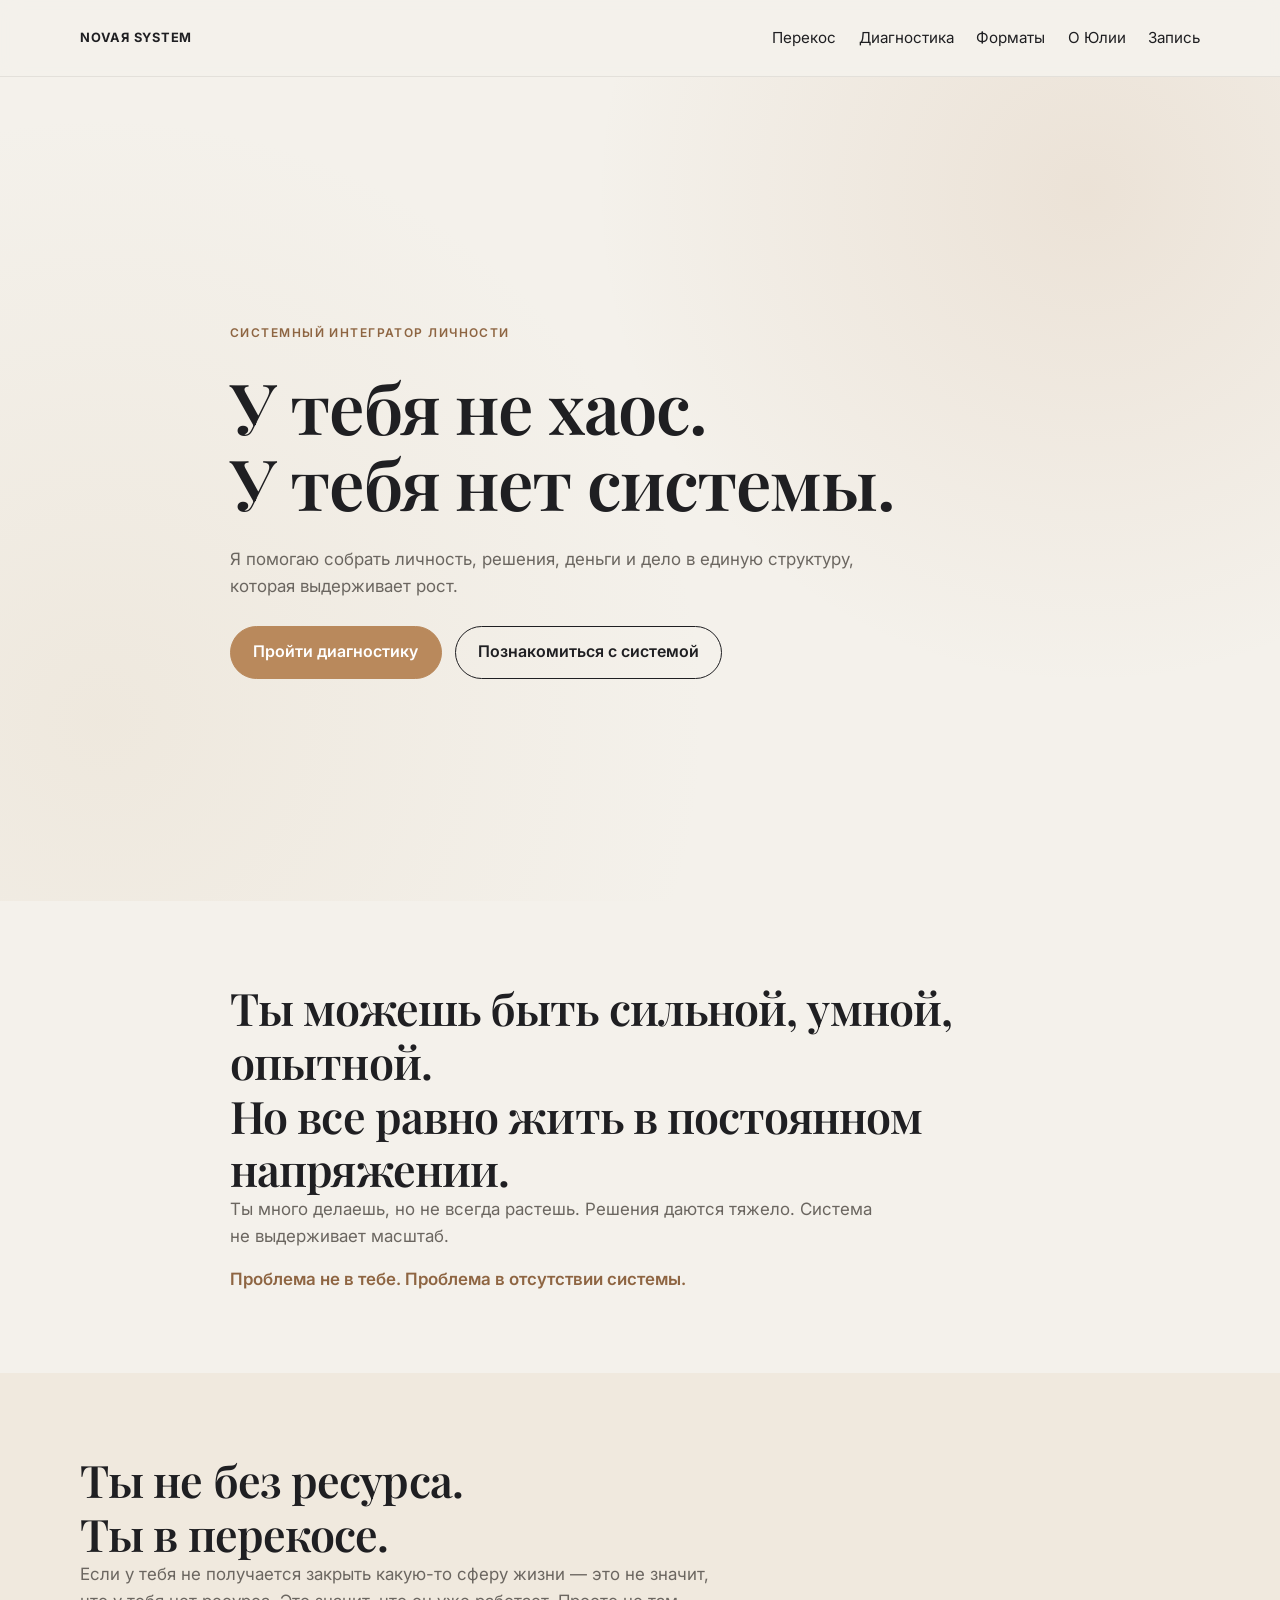
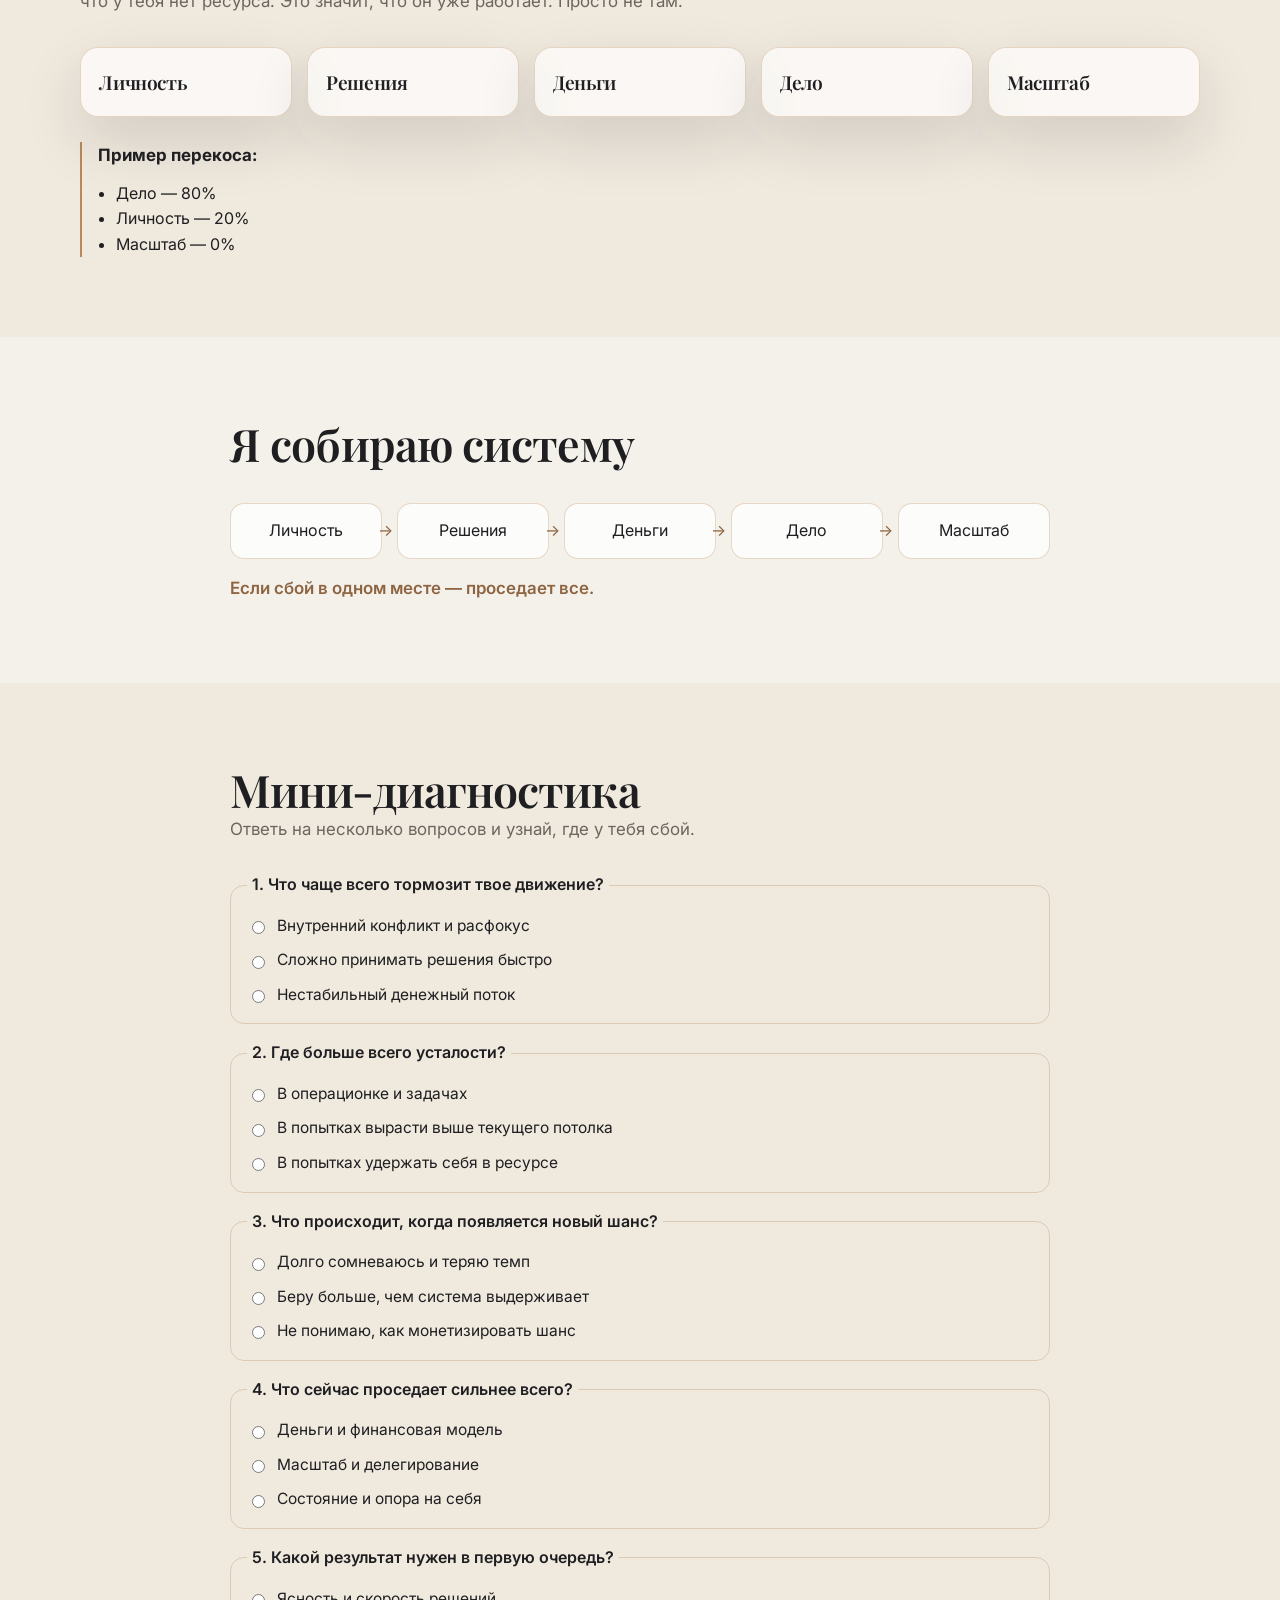
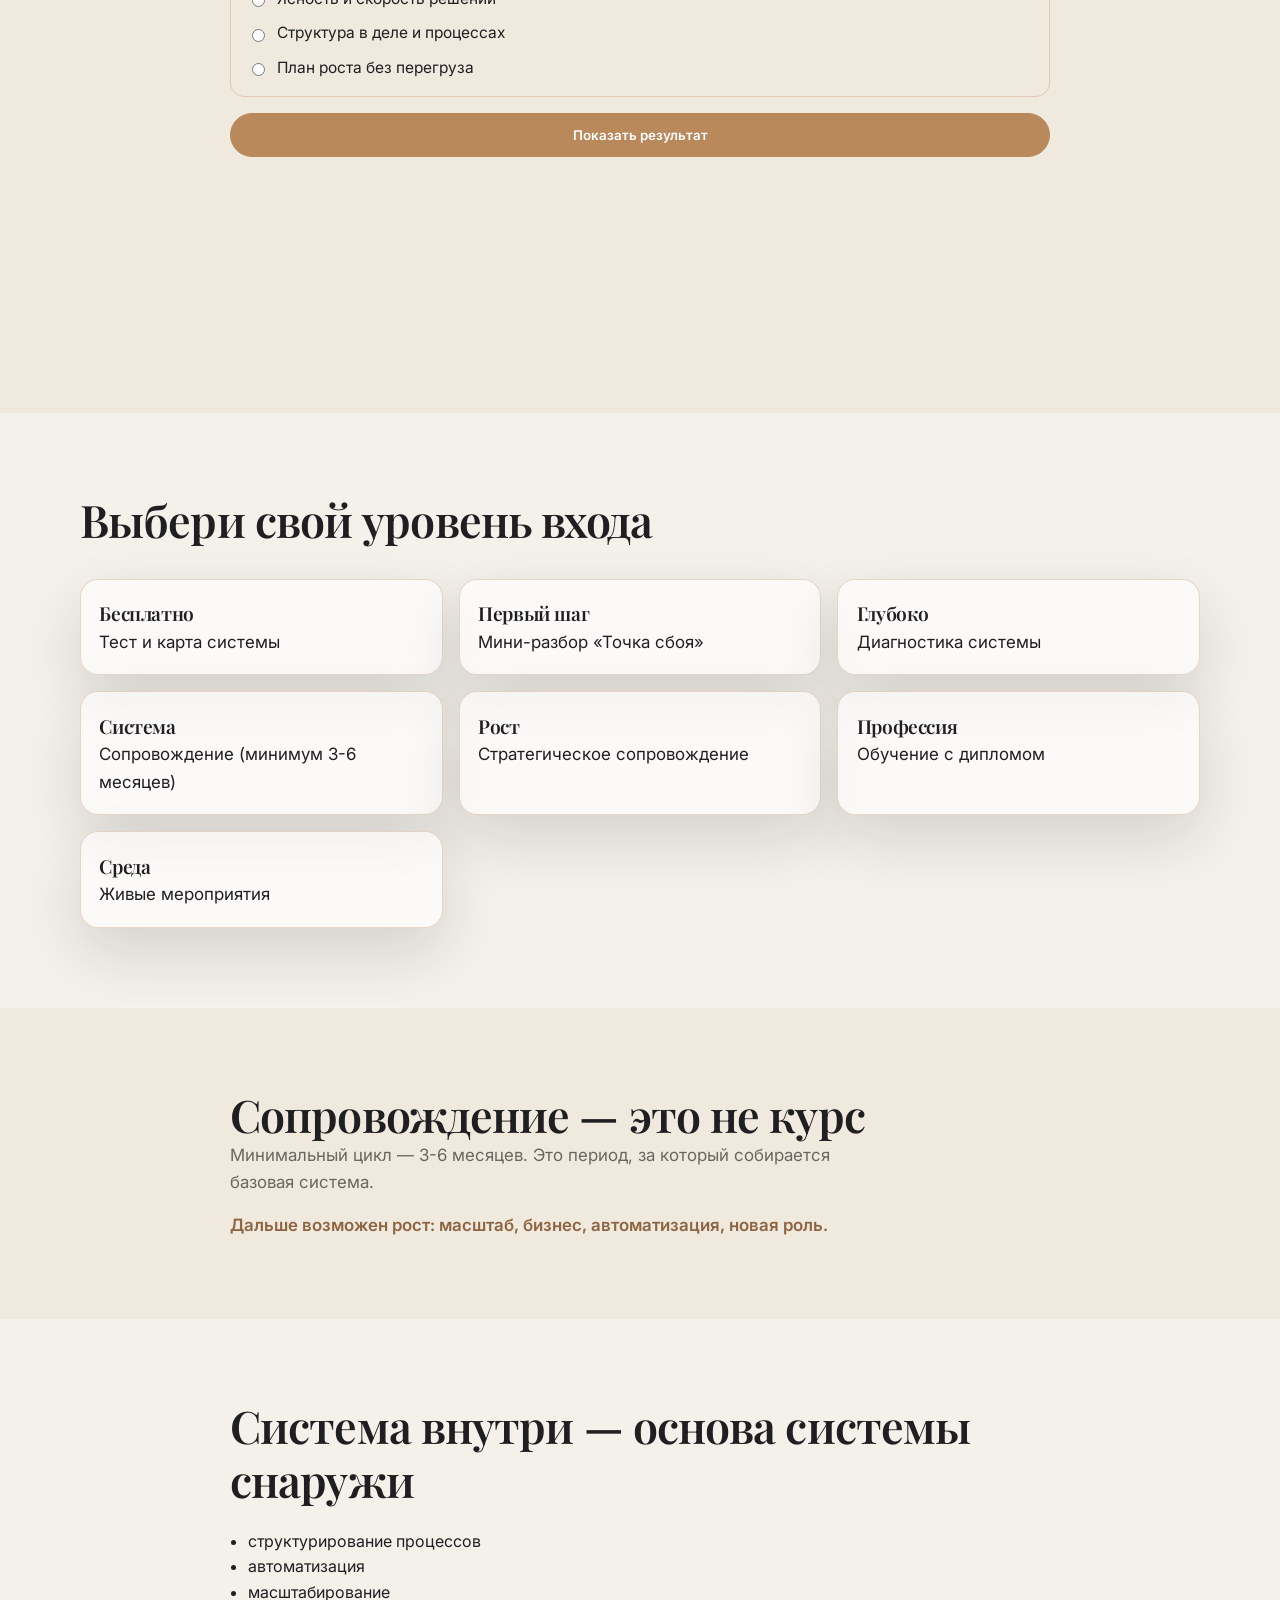
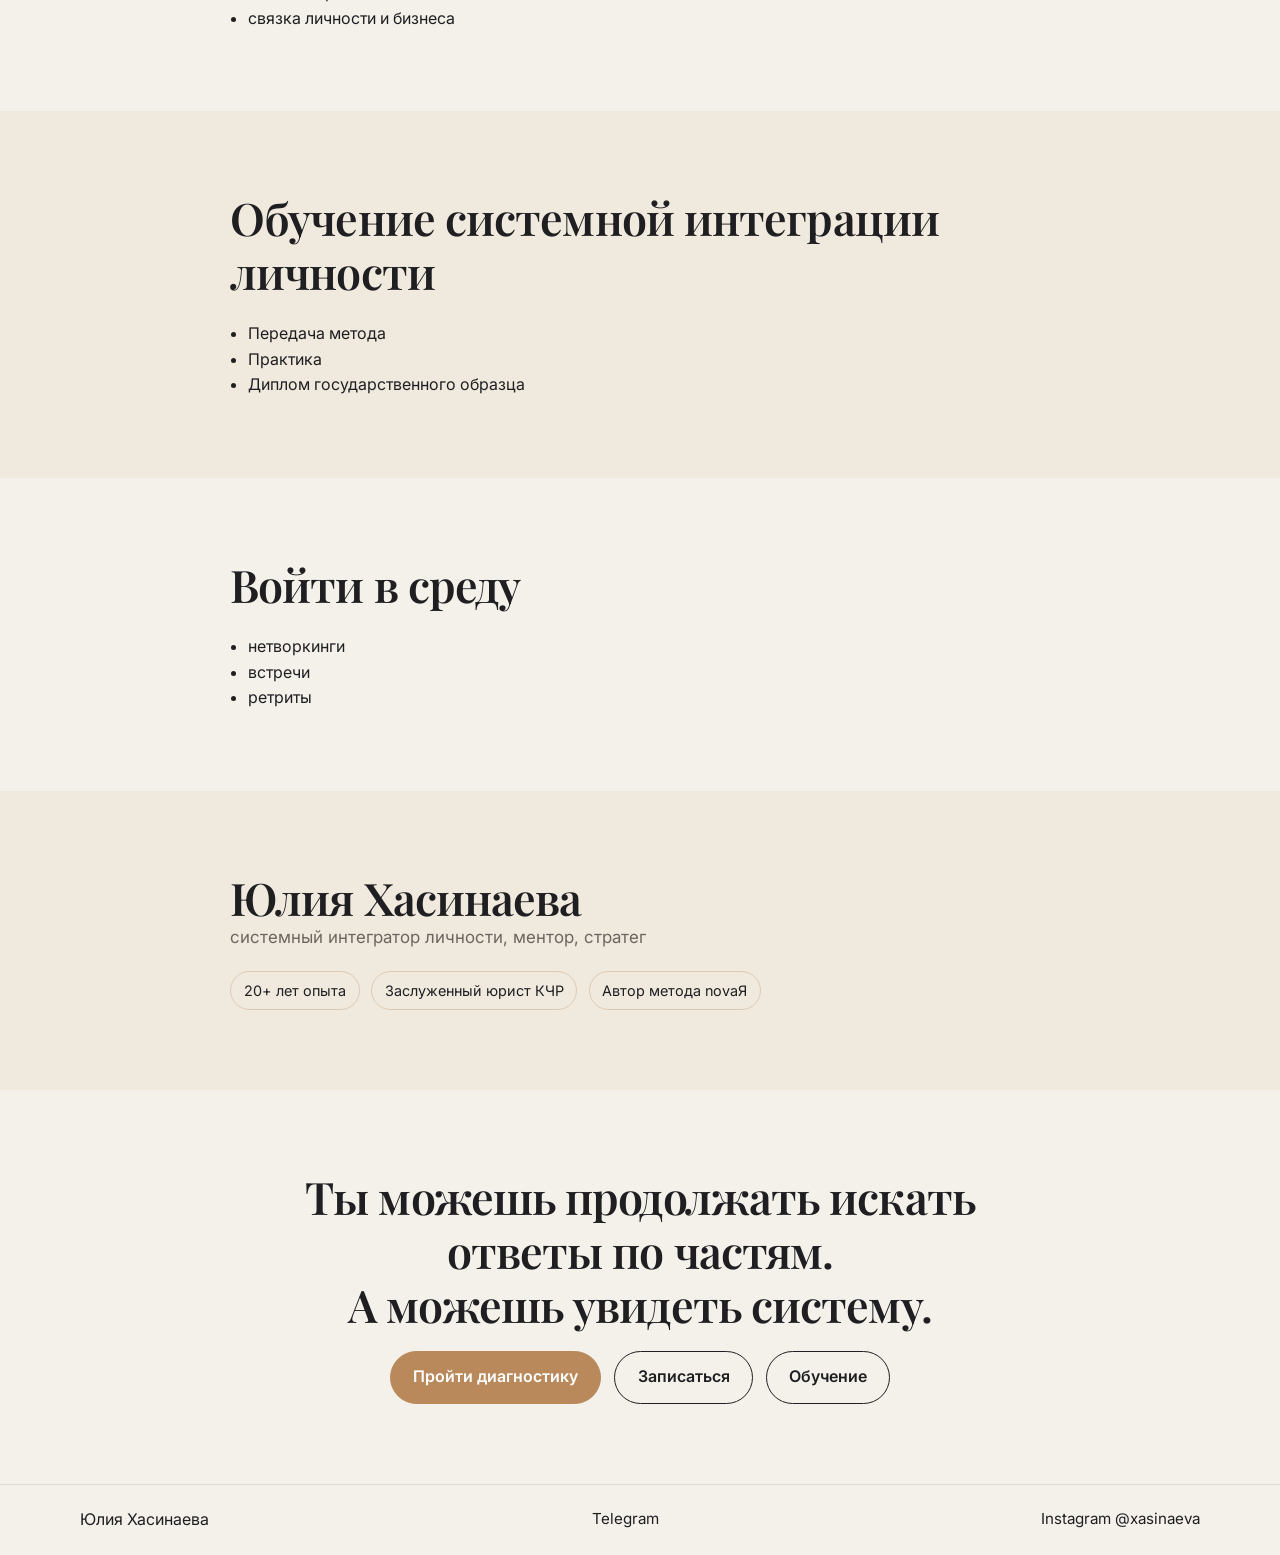
<file: index.html>
<!DOCTYPE html>
<html lang="ru">
<head>
  <meta charset="UTF-8">
  <meta name="viewport" content="width=device-width, initial-scale=1.0">
  <title>Юлия Хасинаева | Системная интеграция личности</title>
  <meta name="description" content="Лендинг системного интегратора личности, ментора и стратега Юлии Хасинаевой. Диагностика, система и стратегическое сопровождение.">
  <link rel="preconnect" href="https://fonts.googleapis.com">
  <link rel="preconnect" href="https://fonts.gstatic.com" crossorigin>
  <link href="https://fonts.googleapis.com/css2?family=Inter:wght@400;500;600;700&family=Playfair+Display:wght@500;600;700&display=swap" rel="stylesheet">
  <link rel="stylesheet" href="./styles.css">
</head>
<body>
  <!-- Sticky header с якорной навигацией -->
  <header class="header">
    <div class="container header__inner">
      <a class="brand" href="#hero">NOVAЯ SYSTEM</a>
      <nav class="nav" aria-label="Главная навигация">
        <a href="#imbalance">Перекос</a>
        <a href="#diagnostic">Диагностика</a>
        <a href="#products">Форматы</a>
        <a href="#about">О Юлии</a>
        <a href="#final">Запись</a>
      </nav>
    </div>
  </header>

  <main>
    <section class="hero reveal" id="hero">
      <div class="container narrow hero__content">
        <p class="eyebrow">Системный интегратор личности</p>
        <h1>У тебя не хаос.<br>У тебя нет системы.</h1>
        <p class="lead">Я помогаю собрать личность, решения, деньги и дело в единую структуру, которая выдерживает рост.</p>
        <div class="hero__actions">
          <a class="btn btn--accent" href="#diagnostic">Пройти диагностику</a>
          <a class="btn btn--outline" href="#system">Познакомиться с системой</a>
        </div>
      </div>
    </section>

    <section class="section reveal" id="pain">
      <div class="container narrow">
        <h2>Ты можешь быть сильной, умной, опытной.<br>Но все равно жить в постоянном напряжении.</h2>
        <p class="section__intro">Ты много делаешь, но не всегда растешь. Решения даются тяжело. Система не выдерживает масштаб.</p>
        <p class="accent-line">Проблема не в тебе. Проблема в отсутствии системы.</p>
      </div>
    </section>

    <section class="section section--soft reveal" id="imbalance">
      <div class="container">
        <h2>Ты не без ресурса.<br>Ты в перекосе.</h2>
        <p class="section__intro">Если у тебя не получается закрыть какую-то сферу жизни — это не значит, что у тебя нет ресурса. Это значит, что он уже работает. Просто не там.</p>
        <div class="grid-5">
          <article class="card"><h3>Личность</h3></article>
          <article class="card"><h3>Решения</h3></article>
          <article class="card"><h3>Деньги</h3></article>
          <article class="card"><h3>Дело</h3></article>
          <article class="card"><h3>Масштаб</h3></article>
        </div>
        <div class="imbalance">
          <p><strong>Пример перекоса:</strong></p>
          <ul>
            <li>Дело — 80%</li>
            <li>Личность — 20%</li>
            <li>Масштаб — 0%</li>
          </ul>
        </div>
      </div>
    </section>

    <section class="section reveal" id="system">
      <div class="container narrow">
        <h2>Я собираю систему</h2>
        <div class="flow" aria-label="Схема системы">
          <span>Личность</span>
          <span>Решения</span>
          <span>Деньги</span>
          <span>Дело</span>
          <span>Масштаб</span>
        </div>
        <p class="accent-line">Если сбой в одном месте — проседает все.</p>
      </div>
    </section>

    <section class="section section--soft reveal" id="diagnostic">
      <div class="container narrow">
        <h2>Мини-диагностика</h2>
        <p class="section__intro">Ответь на несколько вопросов и узнай, где у тебя сбой.</p>

        <!-- Простой JS-тест из 5 вопросов -->
        <form class="quiz" id="quizForm">
          <fieldset>
            <legend>1. Что чаще всего тормозит твое движение?</legend>
            <label><input type="radio" name="q1" value="identity" required> Внутренний конфликт и расфокус</label>
            <label><input type="radio" name="q1" value="decisions"> Сложно принимать решения быстро</label>
            <label><input type="radio" name="q1" value="money"> Нестабильный денежный поток</label>
          </fieldset>
          <fieldset>
            <legend>2. Где больше всего усталости?</legend>
            <label><input type="radio" name="q2" value="business" required> В операционке и задачах</label>
            <label><input type="radio" name="q2" value="scale"> В попытках вырасти выше текущего потолка</label>
            <label><input type="radio" name="q2" value="identity"> В попытках удержать себя в ресурсе</label>
          </fieldset>
          <fieldset>
            <legend>3. Что происходит, когда появляется новый шанс?</legend>
            <label><input type="radio" name="q3" value="decisions" required> Долго сомневаюсь и теряю темп</label>
            <label><input type="radio" name="q3" value="business"> Беру больше, чем система выдерживает</label>
            <label><input type="radio" name="q3" value="money"> Не понимаю, как монетизировать шанс</label>
          </fieldset>
          <fieldset>
            <legend>4. Что сейчас проседает сильнее всего?</legend>
            <label><input type="radio" name="q4" value="money" required> Деньги и финансовая модель</label>
            <label><input type="radio" name="q4" value="scale"> Масштаб и делегирование</label>
            <label><input type="radio" name="q4" value="identity"> Состояние и опора на себя</label>
          </fieldset>
          <fieldset>
            <legend>5. Какой результат нужен в первую очередь?</legend>
            <label><input type="radio" name="q5" value="decisions" required> Ясность и скорость решений</label>
            <label><input type="radio" name="q5" value="business"> Структура в деле и процессах</label>
            <label><input type="radio" name="q5" value="scale"> План роста без перегруза</label>
          </fieldset>
          <button class="btn btn--accent" type="submit">Показать результат</button>
        </form>

        <div class="quiz-result" id="quizResult" aria-live="polite">
          <p class="result-title" id="resultTitle">Твой сбой — решения</p>
          <p class="result-text" id="resultText">Ты видишь варианты, но теряешь скорость на этапе выбора.</p>
          <div class="hero__actions quiz-actions">
            <a class="btn btn--outline btn--small" href="#final">Получить карту</a>
            <a class="btn btn--outline btn--small" href="#products">Мини-разбор</a>
            <a class="btn btn--accent btn--small" href="#final">Диагностика</a>
          </div>
        </div>
      </div>
    </section>

    <section class="section reveal" id="products">
      <div class="container">
        <h2>Выбери свой уровень входа</h2>
        <div class="cards-grid">
          <article class="card"><h3>Бесплатно</h3><p>Тест и карта системы</p></article>
          <article class="card"><h3>Первый шаг</h3><p>Мини-разбор «Точка сбоя»</p></article>
          <article class="card"><h3>Глубоко</h3><p>Диагностика системы</p></article>
          <article class="card"><h3>Система</h3><p>Сопровождение (минимум 3-6 месяцев)</p></article>
          <article class="card"><h3>Рост</h3><p>Стратегическое сопровождение</p></article>
          <article class="card"><h3>Профессия</h3><p>Обучение с дипломом</p></article>
          <article class="card"><h3>Среда</h3><p>Живые мероприятия</p></article>
        </div>
      </div>
    </section>

    <section class="section section--soft reveal" id="support">
      <div class="container narrow">
        <h2>Сопровождение — это не курс</h2>
        <p class="section__intro">Минимальный цикл — 3-6 месяцев. Это период, за который собирается базовая система.</p>
        <p class="accent-line">Дальше возможен рост: масштаб, бизнес, автоматизация, новая роль.</p>
      </div>
    </section>

    <section class="section reveal" id="business">
      <div class="container narrow">
        <h2>Система внутри — основа системы снаружи</h2>
        <ul class="plain-list">
          <li>структурирование процессов</li>
          <li>автоматизация</li>
          <li>масштабирование</li>
          <li>связка личности и бизнеса</li>
        </ul>
      </div>
    </section>

    <section class="section section--soft reveal" id="education">
      <div class="container narrow">
        <h2>Обучение системной интеграции личности</h2>
        <ul class="plain-list">
          <li>Передача метода</li>
          <li>Практика</li>
          <li>Диплом государственного образца</li>
        </ul>
      </div>
    </section>

    <section class="section reveal" id="events">
      <div class="container narrow">
        <h2>Войти в среду</h2>
        <ul class="plain-list">
          <li>нетворкинги</li>
          <li>встречи</li>
          <li>ретриты</li>
        </ul>
      </div>
    </section>

    <section class="section section--soft reveal" id="about">
      <div class="container narrow">
        <h2>Юлия Хасинаева</h2>
        <p class="section__intro">системный интегратор личности, ментор, стратег</p>
        <div class="facts">
          <span>20+ лет опыта</span>
          <span>Заслуженный юрист КЧР</span>
          <span>Автор метода novaЯ</span>
        </div>
      </div>
    </section>

    <section class="section final reveal" id="final">
      <div class="container narrow">
        <h2>Ты можешь продолжать искать ответы по частям.<br>А можешь увидеть систему.</h2>
        <div class="hero__actions">
          <a class="btn btn--accent" href="#diagnostic">Пройти диагностику</a>
          <a class="btn btn--outline" href="#footer">Записаться</a>
          <a class="btn btn--outline" href="#education">Обучение</a>
        </div>
      </div>
    </section>
  </main>

  <footer class="footer" id="footer">
    <div class="container footer__inner">
      <span>Юлия Хасинаева</span>
      <a href="https://t.me/Khasinaeva_Yuliya" target="_blank" rel="noopener noreferrer">Telegram</a>
      <a href="https://instagram.com/xasinaeva" target="_blank" rel="noopener noreferrer">Instagram @xasinaeva</a>
    </div>
  </footer>

  <script>
    // Плавное появление секций при скролле.
    const revealItems = document.querySelectorAll(".reveal");
    const observer = new IntersectionObserver(
      (entries, currentObserver) => {
        entries.forEach((entry) => {
          if (entry.isIntersecting) {
            entry.target.classList.add("is-visible");
            currentObserver.unobserve(entry.target);
          }
        });
      },
      { threshold: 0.12 }
    );
    revealItems.forEach((item) => observer.observe(item));

    // Мини-диагностика: считаем ответы по зонам и выводим лидирующую.
    const quizForm = document.getElementById("quizForm");
    const quizResult = document.getElementById("quizResult");
    const resultTitle = document.getElementById("resultTitle");
    const resultText = document.getElementById("resultText");

    const resultMap = {
      identity: {
        title: "Твой сбой — личность",
        text: "Система перегружена, потому что внутренний контур не дает устойчивой опоры."
      },
      decisions: {
        title: "Твой сбой — решения",
        text: "Ты видишь варианты, но теряешь скорость на этапе выбора и фиксации курса."
      },
      money: {
        title: "Твой сбой — деньги",
        text: "Есть движение, но финансовая логика не собрана в стабильную модель."
      },
      business: {
        title: "Твой сбой — дело",
        text: "Нагрузка растет быстрее, чем система процессов и ролей внутри дела."
      },
      scale: {
        title: "Твой сбой — масштаб",
        text: "Текущий контур работает, но не переведен в формат роста без перегруза."
      }
    };

    quizForm.addEventListener("submit", (event) => {
      event.preventDefault();
      const formData = new FormData(quizForm);
      const score = { identity: 0, decisions: 0, money: 0, business: 0, scale: 0 };

      for (const value of formData.values()) {
        if (score[value] !== undefined) {
          score[value] += 1;
        }
      }

      const topZone = Object.keys(score).reduce((maxKey, currentKey) =>
        score[currentKey] > score[maxKey] ? currentKey : maxKey
      );

      resultTitle.textContent = resultMap[topZone].title;
      resultText.textContent = resultMap[topZone].text;
      quizResult.classList.add("is-shown");
      quizResult.scrollIntoView({ behavior: "smooth", block: "nearest" });
    });
  </script>
</body>
</html>
</file>
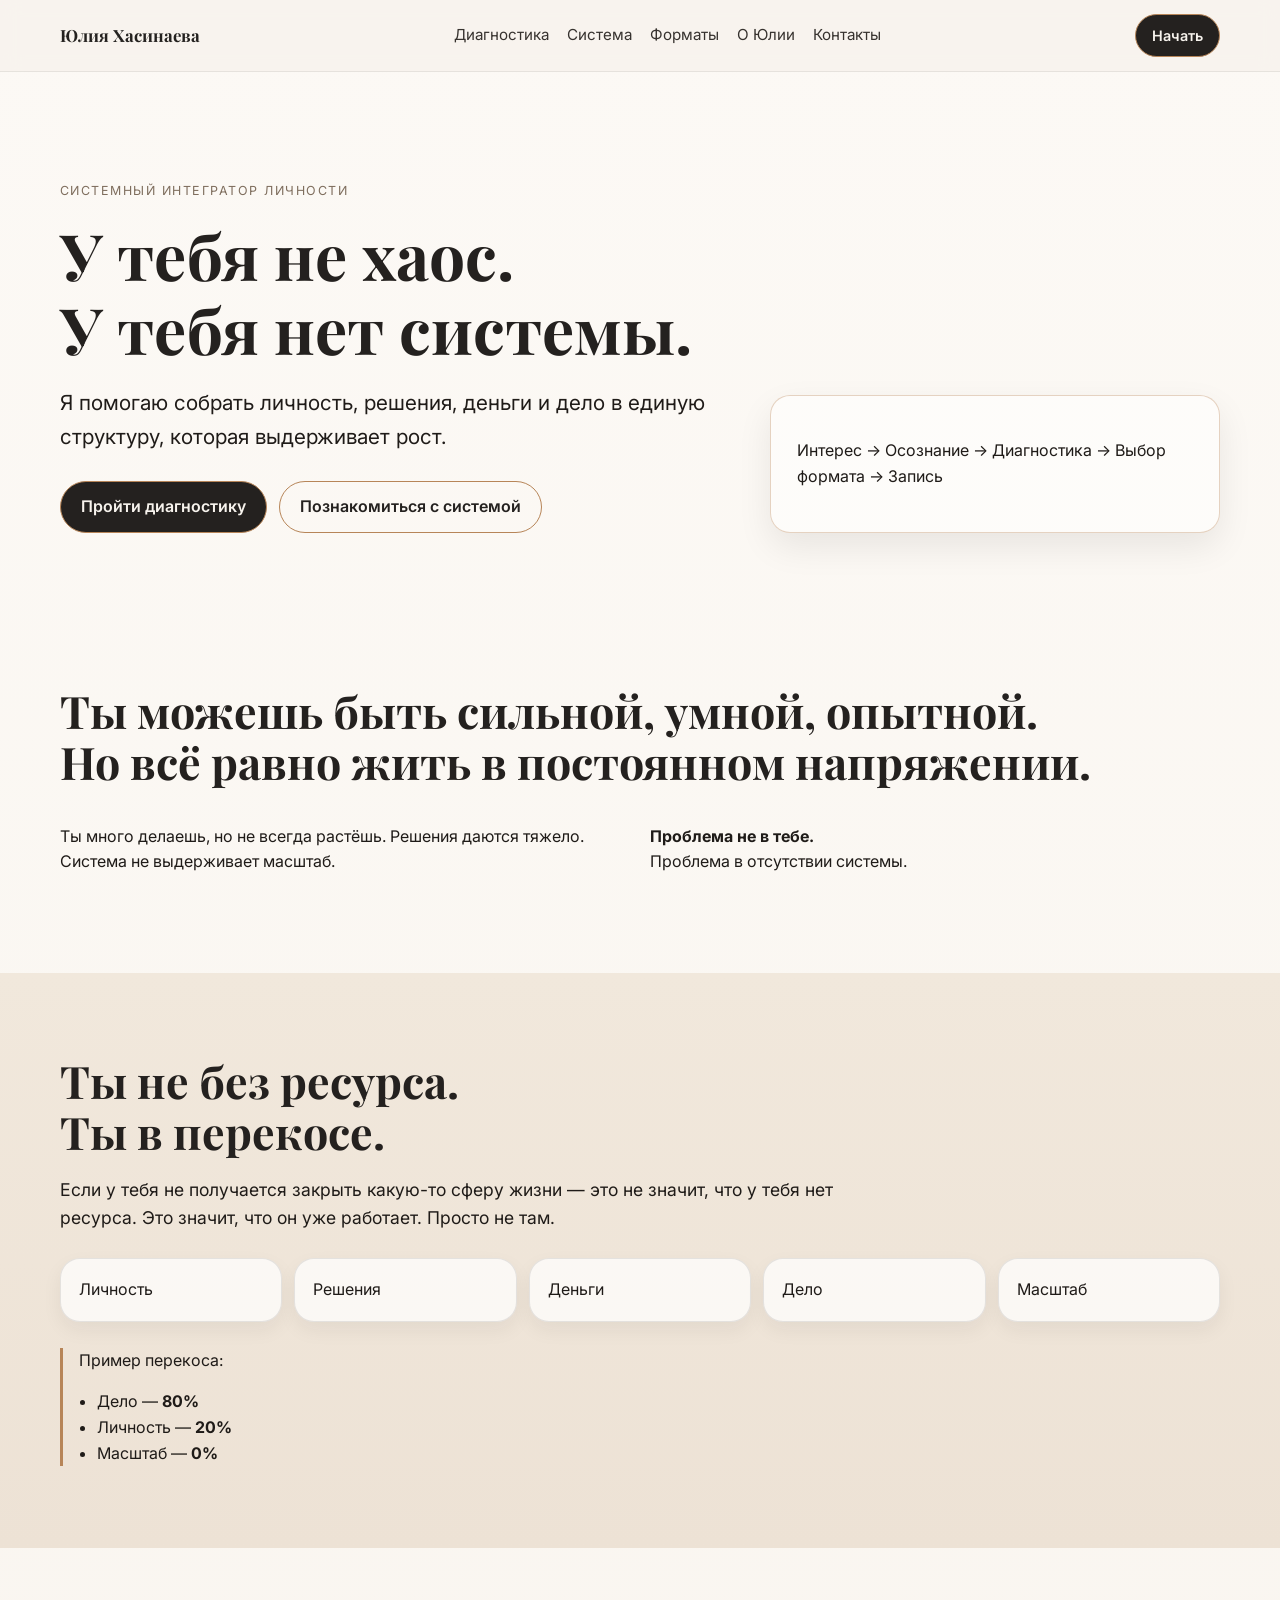
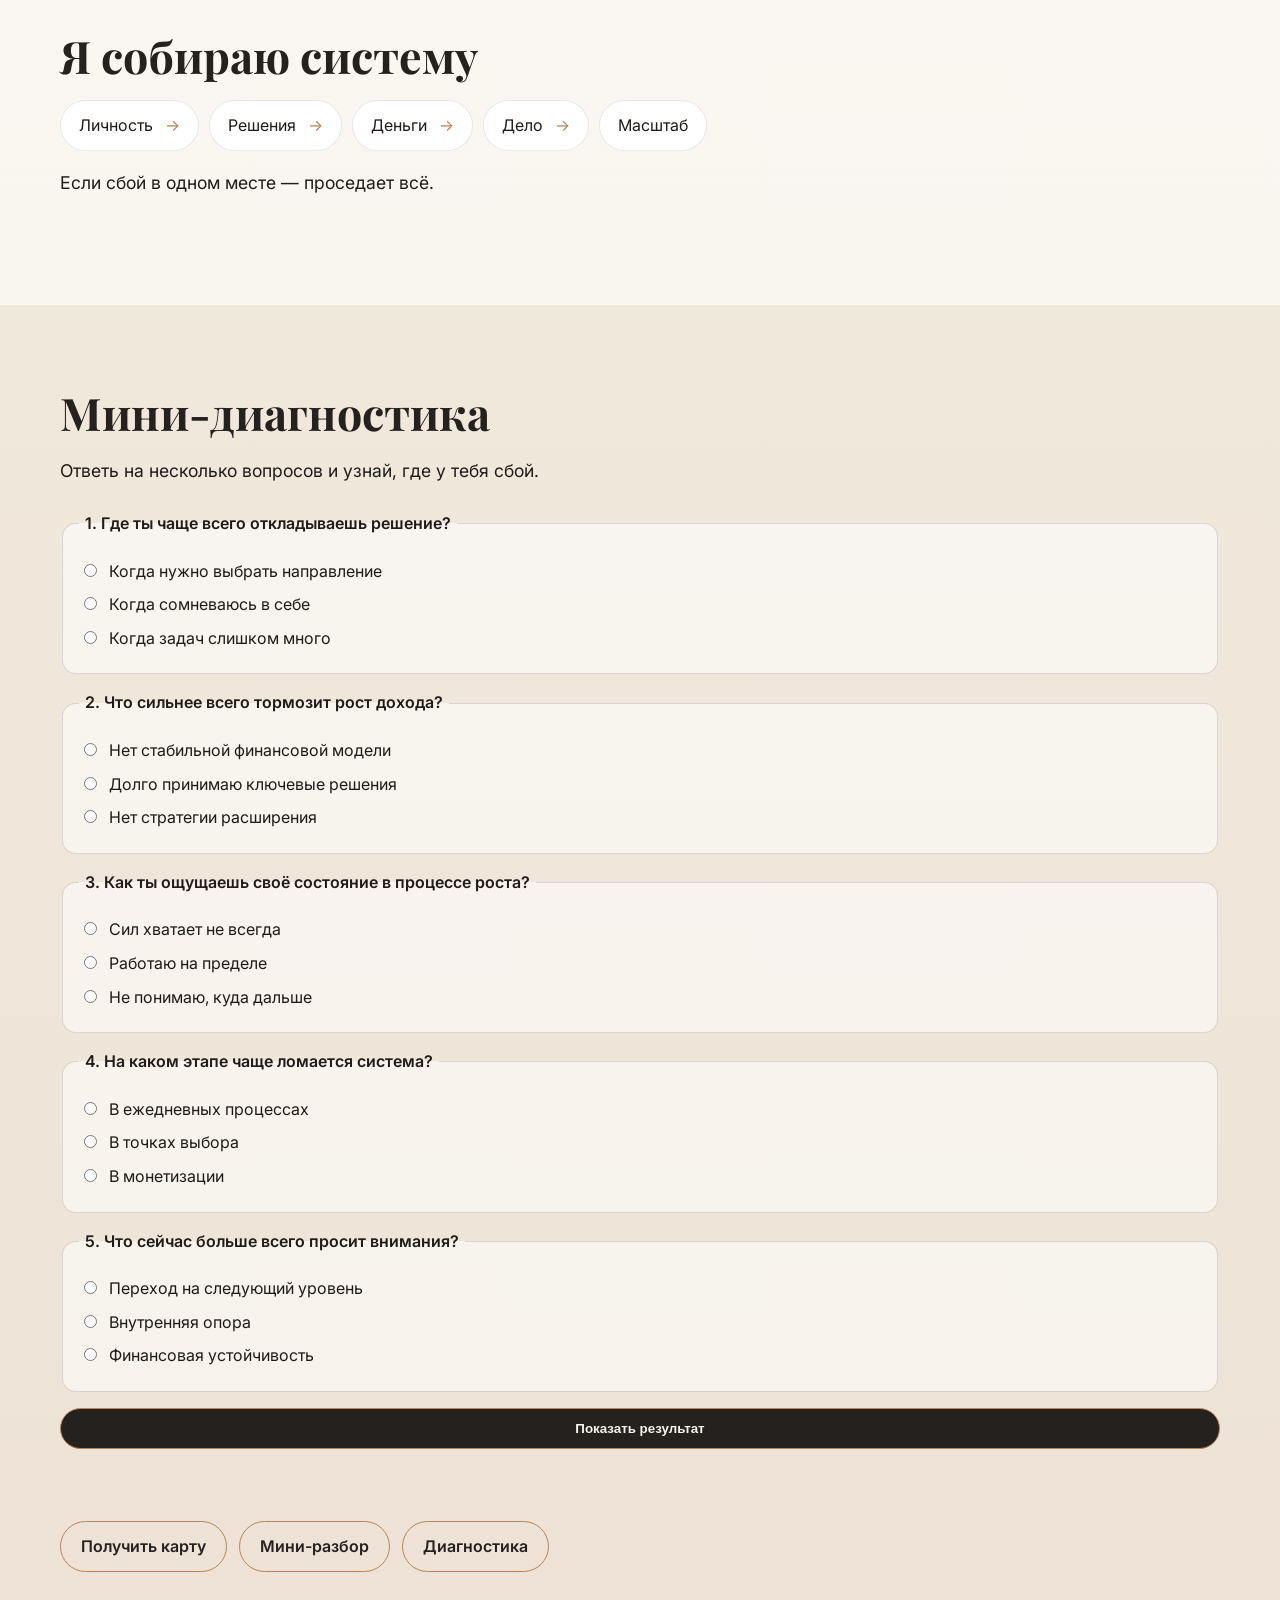
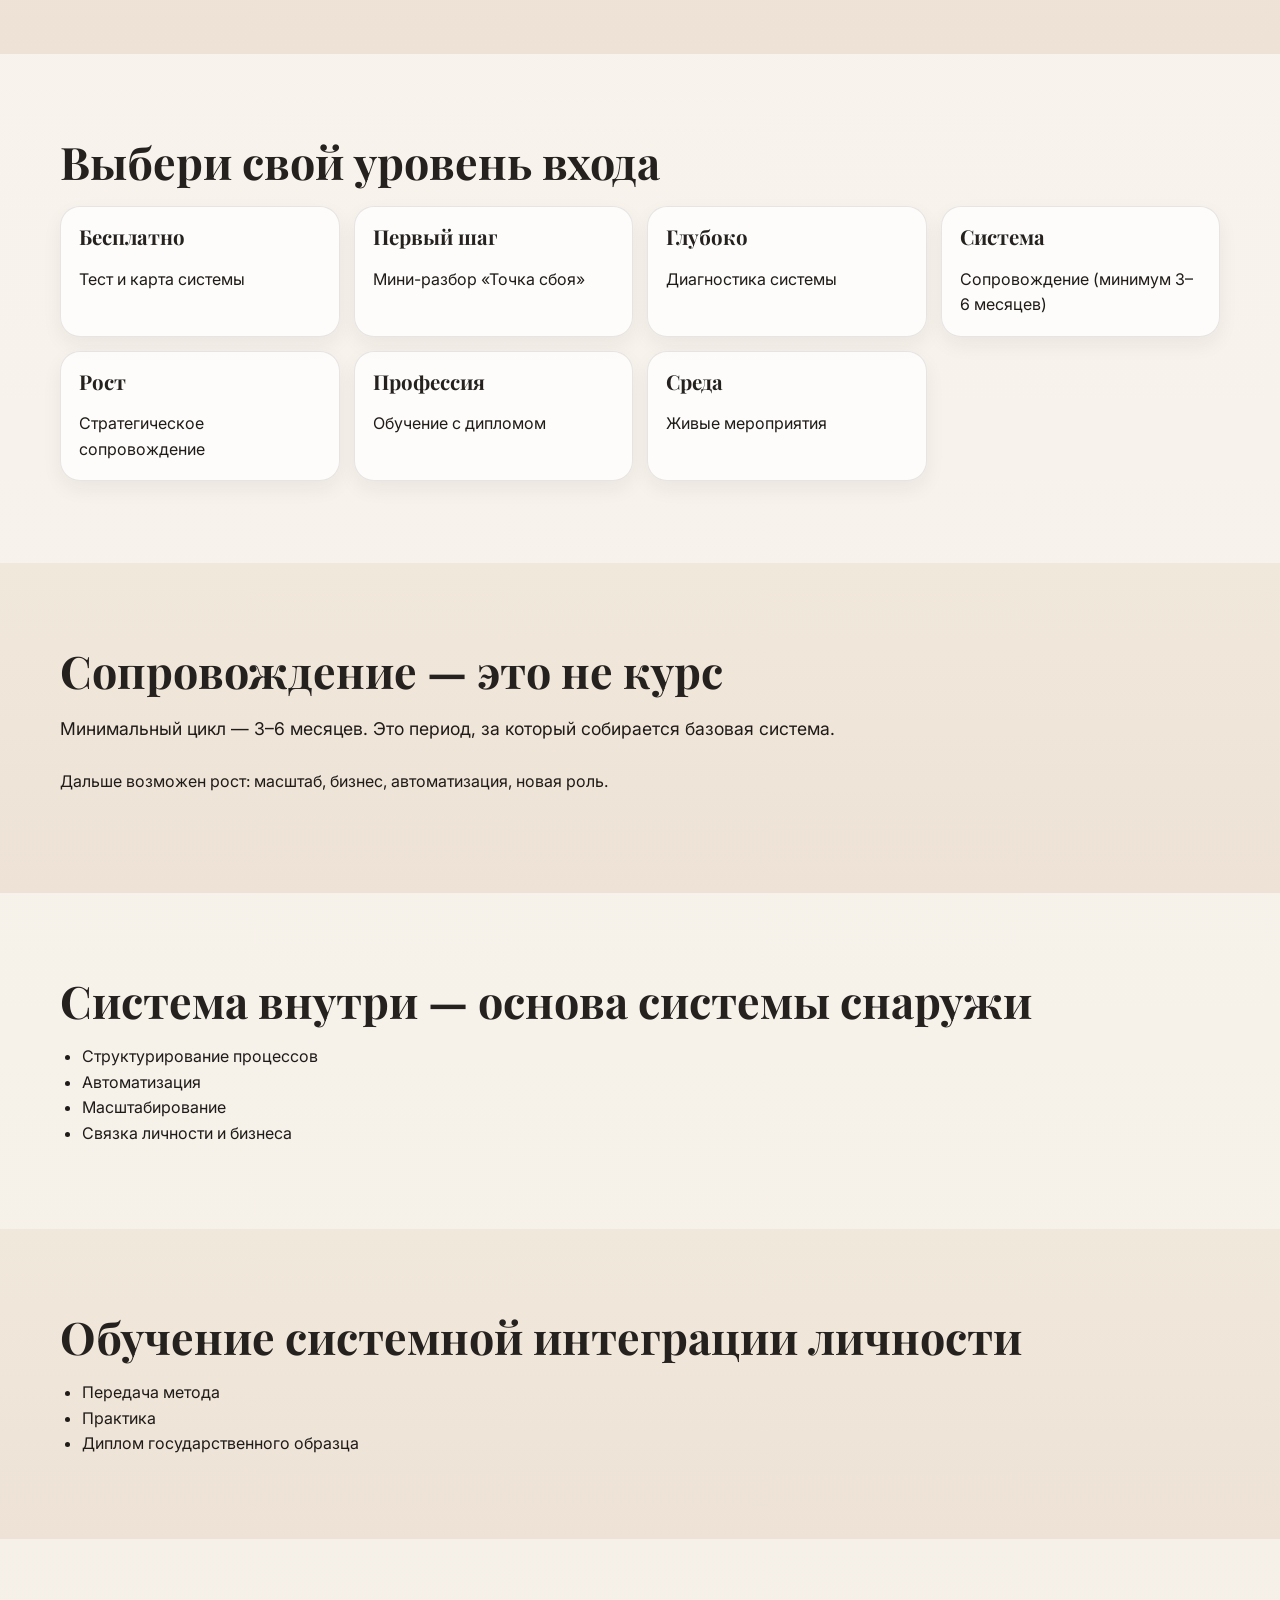
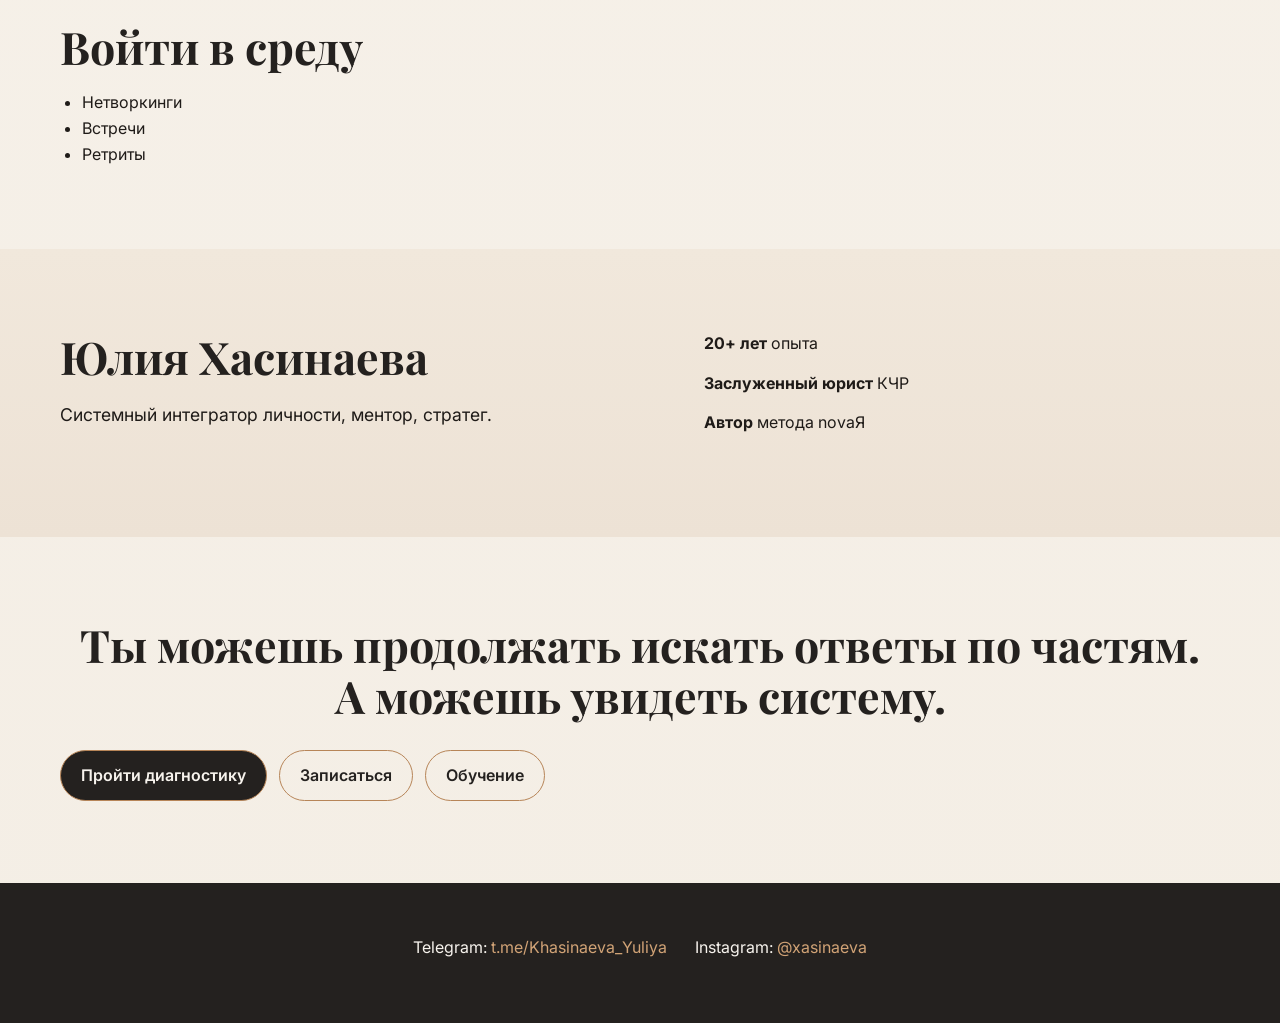
<file: yuliya-landing.html>
<!DOCTYPE html>
<html lang="ru">
<head>
  <meta charset="UTF-8" />
  <meta name="viewport" content="width=device-width, initial-scale=1.0" />
  <title>Юлия Хасинаева — системная интеграция личности</title>
  <meta name="description" content="Современный лендинг-воронка Юлии Хасинаевой: диагностика, карта системы, форматы сопровождения и обучения." />
  <link rel="preconnect" href="https://fonts.googleapis.com" />
  <link rel="preconnect" href="https://fonts.gstatic.com" crossorigin />
  <link href="https://fonts.googleapis.com/css2?family=Inter:wght@400;500;600;700&family=Playfair+Display:wght@600;700&display=swap" rel="stylesheet" />
  <link rel="stylesheet" href="yuliya-landing.css" />
</head>
<body>
  <header class="site-header" id="top">
    <div class="container nav-wrap">
      <a class="brand" href="#hero">Юлия Хасинаева</a>
      <nav class="nav">
        <a href="#diagnostics">Диагностика</a>
        <a href="#system">Система</a>
        <a href="#formats">Форматы</a>
        <a href="#about">О Юлии</a>
        <a href="#contacts">Контакты</a>
      </nav>
      <a class="btn btn-small" href="#diagnostics">Начать</a>
    </div>
  </header>

  <main>
    <section class="hero reveal" id="hero">
      <div class="container hero-grid">
        <div>
          <p class="eyebrow">Системный интегратор личности</p>
          <h1>У тебя не хаос.<br />У тебя нет системы.</h1>
          <p class="lead">Я помогаю собрать личность, решения, деньги и дело в единую структуру, которая выдерживает рост.</p>
          <div class="actions">
            <a class="btn" href="#diagnostics">Пройти диагностику</a>
            <a class="btn btn-ghost" href="#system">Познакомиться с системой</a>
          </div>
        </div>
        <aside class="hero-note">
          <p>Интерес → Осознание → Диагностика → Выбор формата → Запись</p>
        </aside>
      </div>
    </section>

    <section class="section reveal" id="pain">
      <div class="container">
        <h2>Ты можешь быть сильной, умной, опытной.<br />Но всё равно жить в постоянном напряжении.</h2>
        <div class="text-grid">
          <p>Ты много делаешь, но не всегда растёшь. Решения даются тяжело. Система не выдерживает масштаб.</p>
          <p><strong>Проблема не в тебе.</strong><br />Проблема в отсутствии системы.</p>
        </div>
      </div>
    </section>

    <section class="section section-contrast reveal" id="imbalance">
      <div class="container">
        <h2>Ты не без ресурса.<br />Ты в перекосе.</h2>
        <p class="section-lead">Если у тебя не получается закрыть какую-то сферу жизни — это не значит, что у тебя нет ресурса. Это значит, что он уже работает. Просто не там.</p>

        <div class="cards-grid">
          <article class="card">Личность</article>
          <article class="card">Решения</article>
          <article class="card">Деньги</article>
          <article class="card">Дело</article>
          <article class="card">Масштаб</article>
        </div>

        <div class="imbalance-example">
          <p>Пример перекоса:</p>
          <ul>
            <li>Дело — <strong>80%</strong></li>
            <li>Личность — <strong>20%</strong></li>
            <li>Масштаб — <strong>0%</strong></li>
          </ul>
        </div>
      </div>
    </section>

    <section class="section reveal" id="system">
      <div class="container">
        <h2>Я собираю систему</h2>
        <div class="flow">
          <span>Личность</span>
          <span>Решения</span>
          <span>Деньги</span>
          <span>Дело</span>
          <span>Масштаб</span>
        </div>
        <p class="section-lead">Если сбой в одном месте — проседает всё.</p>
      </div>
    </section>

    <section class="section section-contrast reveal" id="diagnostics">
      <div class="container">
        <h2>Мини-диагностика</h2>
        <p class="section-lead">Ответь на несколько вопросов и узнай, где у тебя сбой.</p>

        <form class="quiz" id="quizForm">
          <fieldset>
            <legend>1. Где ты чаще всего откладываешь решение?</legend>
            <label><input type="radio" name="q1" value="Решения" required /> Когда нужно выбрать направление</label>
            <label><input type="radio" name="q1" value="Личность" /> Когда сомневаюсь в себе</label>
            <label><input type="radio" name="q1" value="Дело" /> Когда задач слишком много</label>
          </fieldset>

          <fieldset>
            <legend>2. Что сильнее всего тормозит рост дохода?</legend>
            <label><input type="radio" name="q2" value="Деньги" required /> Нет стабильной финансовой модели</label>
            <label><input type="radio" name="q2" value="Решения" /> Долго принимаю ключевые решения</label>
            <label><input type="radio" name="q2" value="Масштаб" /> Нет стратегии расширения</label>
          </fieldset>

          <fieldset>
            <legend>3. Как ты ощущаешь своё состояние в процессе роста?</legend>
            <label><input type="radio" name="q3" value="Личность" required /> Сил хватает не всегда</label>
            <label><input type="radio" name="q3" value="Дело" /> Работаю на пределе</label>
            <label><input type="radio" name="q3" value="Масштаб" /> Не понимаю, куда дальше</label>
          </fieldset>

          <fieldset>
            <legend>4. На каком этапе чаще ломается система?</legend>
            <label><input type="radio" name="q4" value="Дело" required /> В ежедневных процессах</label>
            <label><input type="radio" name="q4" value="Решения" /> В точках выбора</label>
            <label><input type="radio" name="q4" value="Деньги" /> В монетизации</label>
          </fieldset>

          <fieldset>
            <legend>5. Что сейчас больше всего просит внимания?</legend>
            <label><input type="radio" name="q5" value="Масштаб" required /> Переход на следующий уровень</label>
            <label><input type="radio" name="q5" value="Личность" /> Внутренняя опора</label>
            <label><input type="radio" name="q5" value="Деньги" /> Финансовая устойчивость</label>
          </fieldset>

          <button class="btn" type="submit">Показать результат</button>
        </form>

        <div class="quiz-result" id="quizResult" aria-live="polite"></div>
        <div class="actions result-actions">
          <a class="btn btn-ghost" href="#contacts">Получить карту</a>
          <a class="btn btn-ghost" href="#contacts">Мини-разбор</a>
          <a class="btn btn-ghost" href="#contacts">Диагностика</a>
        </div>
      </div>
    </section>

    <section class="section reveal" id="formats">
      <div class="container">
        <h2>Выбери свой уровень входа</h2>
        <div class="product-grid">
          <article class="product-card"><h3>Бесплатно</h3><p>Тест и карта системы</p></article>
          <article class="product-card"><h3>Первый шаг</h3><p>Мини-разбор «Точка сбоя»</p></article>
          <article class="product-card"><h3>Глубоко</h3><p>Диагностика системы</p></article>
          <article class="product-card"><h3>Система</h3><p>Сопровождение (минимум 3–6 месяцев)</p></article>
          <article class="product-card"><h3>Рост</h3><p>Стратегическое сопровождение</p></article>
          <article class="product-card"><h3>Профессия</h3><p>Обучение с дипломом</p></article>
          <article class="product-card"><h3>Среда</h3><p>Живые мероприятия</p></article>
        </div>
      </div>
    </section>

    <section class="section section-contrast reveal" id="support">
      <div class="container">
        <h2>Сопровождение — это не курс</h2>
        <p class="section-lead">Минимальный цикл — 3–6 месяцев. Это период, за который собирается базовая система.</p>
        <p>Дальше возможен рост: масштаб, бизнес, автоматизация, новая роль.</p>
      </div>
    </section>

    <section class="section reveal" id="business">
      <div class="container">
        <h2>Система внутри — основа системы снаружи</h2>
        <ul class="list">
          <li>Структурирование процессов</li>
          <li>Автоматизация</li>
          <li>Масштабирование</li>
          <li>Связка личности и бизнеса</li>
        </ul>
      </div>
    </section>

    <section class="section section-contrast reveal" id="learning">
      <div class="container">
        <h2>Обучение системной интеграции личности</h2>
        <ul class="list">
          <li>Передача метода</li>
          <li>Практика</li>
          <li>Диплом государственного образца</li>
        </ul>
      </div>
    </section>

    <section class="section reveal" id="live">
      <div class="container">
        <h2>Войти в среду</h2>
        <ul class="list">
          <li>Нетворкинги</li>
          <li>Встречи</li>
          <li>Ретриты</li>
        </ul>
      </div>
    </section>

    <section class="section section-contrast reveal" id="about">
      <div class="container about-grid">
        <div>
          <h2>Юлия Хасинаева</h2>
          <p class="section-lead">Системный интегратор личности, ментор, стратег.</p>
        </div>
        <div class="about-facts">
          <p><strong>20+ лет</strong> опыта</p>
          <p><strong>Заслуженный юрист</strong> КЧР</p>
          <p><strong>Автор</strong> метода novaЯ</p>
        </div>
      </div>
    </section>

    <section class="section final reveal" id="final">
      <div class="container">
        <h2>Ты можешь продолжать искать ответы по частям.<br />А можешь увидеть систему.</h2>
        <div class="actions">
          <a class="btn" href="#diagnostics">Пройти диагностику</a>
          <a class="btn btn-ghost" href="#contacts">Записаться</a>
          <a class="btn btn-ghost" href="#learning">Обучение</a>
        </div>
      </div>
    </section>
  </main>

  <footer class="site-footer reveal" id="contacts">
    <div class="container footer-wrap">
      <p>Telegram: <a href="https://t.me/Khasinaeva_Yuliya" target="_blank" rel="noopener noreferrer">t.me/Khasinaeva_Yuliya</a></p>
      <p>Instagram: <a href="https://instagram.com/xasinaeva" target="_blank" rel="noopener noreferrer">@xasinaeva</a></p>
    </div>
  </footer>

  <script>
    // Плавное появление блоков при прокрутке
    const revealItems = document.querySelectorAll('.reveal');
    const observer = new IntersectionObserver((entries) => {
      entries.forEach((entry) => {
        if (entry.isIntersecting) {
          entry.target.classList.add('revealed');
          observer.unobserve(entry.target);
        }
      });
    }, { threshold: 0.15 });

    revealItems.forEach((item) => observer.observe(item));

    // Простая диагностика с подсчетом доминирующей зоны
    const form = document.getElementById('quizForm');
    const result = document.getElementById('quizResult');

    form.addEventListener('submit', (event) => {
      event.preventDefault();
      const data = new FormData(form);
      const counters = {
        'Личность': 0,
        'Решения': 0,
        'Деньги': 0,
        'Дело': 0,
        'Масштаб': 0
      };

      for (const value of data.values()) {
        counters[value] += 1;
      }

      let topZone = 'Решения';
      let maxValue = -1;
      for (const [zone, score] of Object.entries(counters)) {
        if (score > maxValue) {
          maxValue = score;
          topZone = zone;
        }
      }

      result.innerHTML = '<p><strong>Твой сбой — ' + topZone + '</strong></p><p>Это не приговор. Это точка точной настройки системы.</p>';
      result.classList.add('visible');
      result.scrollIntoView({ behavior: 'smooth', block: 'center' });
    });
  </script>
</body>
</html>
</file>
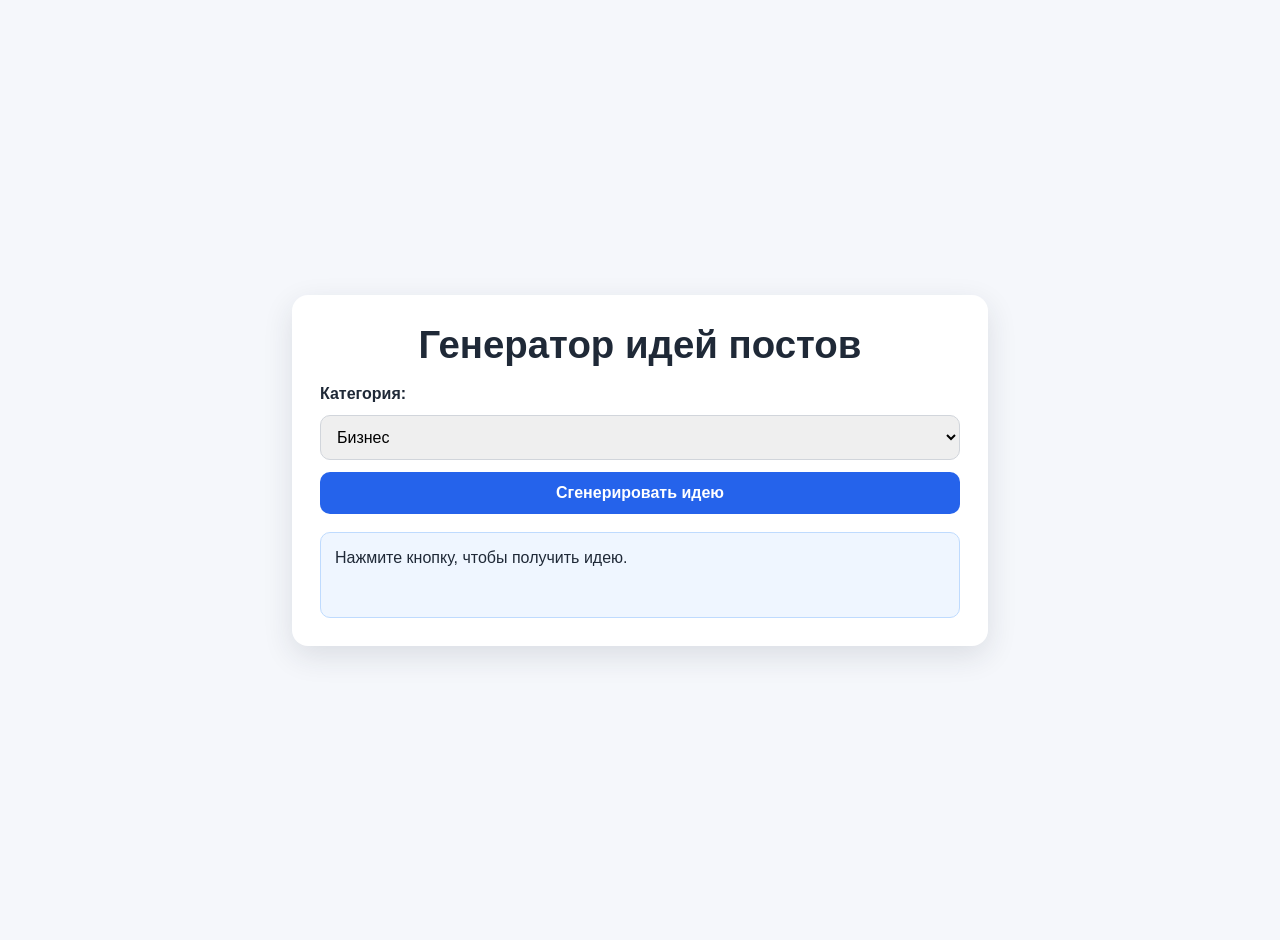
<file: генератор идей постов.html>
<!DOCTYPE html>
<html lang="ru">
<head>
  <meta charset="UTF-8" />
  <meta name="viewport" content="width=device-width, initial-scale=1.0" />
  <title>Генератор идей постов</title>
  <style>
    body {
      margin: 0;
      font-family: Arial, sans-serif;
      background: #f5f7fb;
      color: #1f2937;
      display: flex;
      align-items: center;
      justify-content: center;
      min-height: 100vh;
      padding: 20px;
    }

    .card {
      width: min(640px, 100%);
      background: #ffffff;
      border-radius: 16px;
      box-shadow: 0 10px 30px rgba(31, 41, 55, 0.12);
      padding: 28px;
    }

    h1 {
      margin: 0 0 18px;
      font-size: clamp(1.8rem, 5vw, 2.4rem);
      text-align: center;
    }

    .controls {
      display: grid;
      gap: 12px;
      margin-bottom: 18px;
    }

    label {
      font-weight: 600;
    }

    select, button {
      padding: 12px;
      border-radius: 10px;
      border: 1px solid #d1d5db;
      font-size: 1rem;
    }

    button {
      background: #2563eb;
      color: #ffffff;
      border: none;
      cursor: pointer;
      font-weight: 600;
    }

    button:hover {
      background: #1d4ed8;
    }

    .idea-box {
      background: #eff6ff;
      border: 1px solid #bfdbfe;
      border-radius: 10px;
      padding: 14px;
      min-height: 56px;
      line-height: 1.4;
    }
  </style>
</head>
<body>
  <main class="card">
    <h1>Генератор идей постов</h1>

    <div class="controls">
      <label for="category">Категория:</label>
      <select id="category">
        <option value="business">Бизнес</option>
        <option value="lifestyle">Лайфстайл</option>
        <option value="education">Обучение</option>
      </select>
      <button id="generate-btn" type="button">Сгенерировать идею</button>
    </div>

    <div class="idea-box" id="idea-box">Нажмите кнопку, чтобы получить идею.</div>
  </main>

  <script>
    const ideasByCategory = {
      business: [
        "5 ошибок, которые тормозят рост продаж и как их исправить",
        "Кейс: как маленькая команда удвоила прибыль за 3 месяца",
        "Чек-лист запуска нового продукта без лишних затрат"
      ],
      lifestyle: [
        "Мое идеальное утро: привычки, которые реально помогают",
        "7 идей для выходных без больших расходов",
        "Неделя без соцсетей: что изменилось в самочувствии"
      ],
      education: [
        "Как учиться по 20 минут в день и не бросать",
        "Топ-10 бесплатных ресурсов для изучения новой профессии",
        "Пошаговый план освоения сложной темы за 14 дней"
      ]
    };

    const categorySelect = document.getElementById("category");
    const generateBtn = document.getElementById("generate-btn");
    const ideaBox = document.getElementById("idea-box");

    function getRandomIdea(category) {
      const ideas = ideasByCategory[category];
      const randomIndex = Math.floor(Math.random() * ideas.length);
      return ideas[randomIndex];
    }

    generateBtn.addEventListener("click", () => {
      const category = categorySelect.value;
      ideaBox.textContent = getRandomIdea(category);
    });
  </script>
</body>
</html>
</file>
<file: styles.css>
:root {
  --graphite: #1f1f22;
  --graphite-soft: #2a2a2f;
  --milk: #f4f1eb;
  --beige: #d8c5a8;
  --accent: #b9895c;
  --accent-deep: #8e6542;
  --text-muted: #6b6660;
  --border: rgba(185, 137, 92, 0.32);
  --shadow: 0 24px 60px rgba(31, 31, 34, 0.14);
}

*,
*::before,
*::after {
  box-sizing: border-box;
}

html {
  scroll-behavior: smooth;
}

body {
  margin: 0;
  background: var(--milk);
  color: var(--graphite);
  font-family: "Inter", Arial, sans-serif;
  line-height: 1.6;
}

.container {
  width: min(1120px, 92%);
  margin: 0 auto;
}

.narrow {
  width: min(820px, 100%);
}

h1,
h2,
h3 {
  margin: 0;
  font-family: "Playfair Display", serif;
  font-weight: 600;
  letter-spacing: -0.02em;
}

h1 {
  font-size: clamp(2.2rem, 6vw, 4.4rem);
  line-height: 1.08;
}

h2 {
  font-size: clamp(1.6rem, 4vw, 2.8rem);
  line-height: 1.2;
}

h3 {
  font-size: 1.2rem;
}

p {
  margin: 0;
  font-size: 1.06rem;
}

.header {
  position: sticky;
  top: 0;
  z-index: 20;
  background: rgba(244, 241, 235, 0.92);
  backdrop-filter: blur(10px);
  border-bottom: 1px solid rgba(31, 31, 34, 0.08);
}

.header__inner {
  display: flex;
  align-items: center;
  justify-content: space-between;
  gap: 1rem;
  min-height: 76px;
}

.brand {
  text-decoration: none;
  color: var(--graphite);
  font-weight: 700;
  letter-spacing: 0.06em;
  text-transform: uppercase;
  font-size: 0.8rem;
}

.nav {
  display: flex;
  gap: 1.4rem;
  align-items: center;
}

.nav a,
.footer a {
  text-decoration: none;
  color: var(--graphite);
  font-size: 0.95rem;
}

.nav a:hover,
.footer a:hover {
  color: var(--accent-deep);
}

.hero {
  min-height: calc(100vh - 76px);
  display: flex;
  align-items: center;
  padding: 5.5rem 0 4rem;
  background:
    radial-gradient(circle at 85% 14%, rgba(185, 137, 92, 0.14), transparent 38%),
    radial-gradient(circle at 8% 78%, rgba(216, 197, 168, 0.2), transparent 45%);
}

.hero__content {
  display: grid;
  gap: 1.6rem;
}

.eyebrow {
  color: var(--accent-deep);
  letter-spacing: 0.12em;
  text-transform: uppercase;
  font-size: 0.75rem;
  font-weight: 600;
}

.lead,
.section__intro {
  max-width: 60ch;
  color: var(--text-muted);
}

.hero__actions {
  display: flex;
  flex-wrap: wrap;
  gap: 0.8rem;
}

.btn {
  border: 1px solid transparent;
  border-radius: 999px;
  padding: 0.8rem 1.4rem;
  text-decoration: none;
  font-weight: 600;
  cursor: pointer;
  transition: transform 0.25s ease, background-color 0.25s ease, color 0.25s ease;
  font-family: "Inter", Arial, sans-serif;
}

.btn:hover {
  transform: translateY(-2px);
}

.btn--accent {
  background: var(--accent);
  border-color: var(--accent);
  color: #fff;
}

.btn--accent:hover {
  background: var(--accent-deep);
  border-color: var(--accent-deep);
}

.btn--outline {
  background: transparent;
  border-color: var(--graphite);
  color: var(--graphite);
}

.btn--small {
  padding: 0.55rem 1.1rem;
  font-size: 0.9rem;
}

.section {
  padding: 5rem 0;
}

.section--soft {
  background: #f0e9de;
}

.accent-line {
  margin-top: 1rem;
  font-weight: 600;
  color: var(--accent-deep);
}

.grid-5 {
  margin-top: 2rem;
  display: grid;
  gap: 0.9rem;
  grid-template-columns: repeat(5, minmax(0, 1fr));
}

.card {
  border: 1px solid var(--border);
  border-radius: 18px;
  padding: 1.15rem;
  background: rgba(255, 255, 255, 0.65);
  box-shadow: var(--shadow);
}

.imbalance {
  margin-top: 1.6rem;
  border-left: 2px solid var(--accent);
  padding-left: 1rem;
}

.imbalance ul {
  margin: 0.7rem 0 0;
  padding-left: 1.1rem;
}

.flow {
  margin: 2rem 0 1rem;
  display: grid;
  gap: 0.9rem;
  grid-template-columns: repeat(5, minmax(0, 1fr));
}

.flow span {
  padding: 0.9rem 0.7rem;
  text-align: center;
  border-radius: 14px;
  border: 1px solid var(--border);
  background: rgba(255, 255, 255, 0.75);
  position: relative;
}

.flow span::after {
  content: "→";
  position: absolute;
  right: -0.7rem;
  color: var(--accent-deep);
}

.flow span:last-child::after {
  display: none;
}

.quiz {
  margin-top: 1.8rem;
  display: grid;
  gap: 1rem;
}

.quiz fieldset {
  margin: 0;
  border: 1px solid var(--border);
  border-radius: 14px;
  padding: 1rem;
  display: grid;
  gap: 0.6rem;
}

.quiz legend {
  padding: 0 0.3rem;
  font-weight: 600;
}

.quiz label {
  display: flex;
  gap: 0.55rem;
  align-items: center;
  font-size: 0.97rem;
}

.quiz-result {
  margin-top: 1.2rem;
  padding: 1rem 1.2rem;
  border-radius: 14px;
  border: 1px solid var(--border);
  background: rgba(255, 255, 255, 0.75);
  opacity: 0;
  transform: translateY(8px);
  transition: opacity 0.25s ease, transform 0.25s ease;
}

.quiz-result.is-shown {
  opacity: 1;
  transform: translateY(0);
}

.result-title {
  font-family: "Playfair Display", serif;
  font-size: 1.45rem;
}

.result-text {
  color: var(--text-muted);
}

.quiz-actions {
  margin-top: 1rem;
}

.lead-form {
  margin-top: 1.6rem;
  padding: 1.2rem;
  border-radius: 16px;
  border: 1px solid var(--border);
  background: rgba(255, 255, 255, 0.78);
  box-shadow: var(--shadow);
}

.lead-grid {
  margin: 1rem 0 1.1rem;
  display: grid;
  gap: 0.8rem;
  grid-template-columns: repeat(2, minmax(0, 1fr));
}

.lead-grid label {
  display: grid;
  gap: 0.4rem;
  font-size: 0.92rem;
  font-weight: 500;
}

.lead-grid input,
.lead-grid select,
.lead-grid textarea {
  width: 100%;
  border: 1px solid var(--border);
  border-radius: 10px;
  padding: 0.65rem 0.75rem;
  font: inherit;
  color: var(--graphite);
  background: rgba(255, 255, 255, 0.95);
}

.lead-grid input:focus,
.lead-grid select:focus,
.lead-grid textarea:focus {
  outline: 2px solid rgba(185, 137, 92, 0.25);
  outline-offset: 1px;
}

.lead-grid__wide {
  grid-column: 1 / -1;
}

.lead-status {
  min-height: 1.2em;
  margin-top: 0.65rem;
  color: var(--accent-deep);
  font-size: 0.92rem;
}

.cards-grid {
  margin-top: 2rem;
  display: grid;
  gap: 1rem;
  grid-template-columns: repeat(3, minmax(0, 1fr));
}

.plain-list {
  margin: 1.4rem 0 0;
  padding-left: 1.1rem;
}

.facts {
  margin-top: 1.2rem;
  display: flex;
  flex-wrap: wrap;
  gap: 0.7rem;
}

.facts span {
  border: 1px solid var(--border);
  border-radius: 999px;
  padding: 0.45rem 0.8rem;
  font-size: 0.9rem;
}

.final {
  text-align: center;
}

.final .hero__actions {
  justify-content: center;
  margin-top: 1.2rem;
}

.footer {
  border-top: 1px solid rgba(31, 31, 34, 0.1);
  padding: 1.4rem 0;
}

.footer__inner {
  display: flex;
  flex-wrap: wrap;
  justify-content: space-between;
  gap: 0.8rem;
}

.reveal {
  opacity: 0;
  transform: translateY(36px);
  transition: opacity 0.7s ease, transform 0.7s ease;
}

.reveal.is-visible {
  opacity: 1;
  transform: translateY(0);
}

@media (max-width: 980px) {
  .cards-grid {
    grid-template-columns: repeat(2, minmax(0, 1fr));
  }

  .grid-5,
  .flow {
    grid-template-columns: repeat(3, minmax(0, 1fr));
  }

  .flow span:nth-child(3)::after {
    display: none;
  }
}

@media (max-width: 760px) {
  .header__inner {
    min-height: 64px;
  }

  .nav {
    display: none;
  }

  .hero {
    min-height: auto;
    padding-top: 4rem;
  }

  .section {
    padding: 3.8rem 0;
  }

  .grid-5,
  .flow,
  .cards-grid,
  .lead-grid {
    grid-template-columns: 1fr;
  }

  .flow span::after {
    display: none;
  }
}
</file>
<file: yuliya-landing.css>
:root {
  --graphite: #24211f;
  --graphite-soft: #37322f;
  --milk: #f7f3ed;
  --beige: #e8ddcd;
  --copper: #b78558;
  --copper-soft: #d1a376;
  --text: #1f1b18;
  --max-width: 1160px;
  --radius: 20px;
  --shadow: 0 14px 35px rgba(18, 14, 10, 0.08);
}

*,
*::before,
*::after {
  box-sizing: border-box;
}

html {
  scroll-behavior: smooth;
}

body {
  margin: 0;
  font-family: "Inter", system-ui, -apple-system, sans-serif;
  color: var(--text);
  background: linear-gradient(180deg, #fcf9f5 0%, #f4eee5 100%);
  line-height: 1.6;
}

a {
  color: inherit;
  text-decoration: none;
}

.container {
  width: min(100% - 40px, var(--max-width));
  margin-inline: auto;
}

.site-header {
  position: sticky;
  top: 0;
  z-index: 100;
  backdrop-filter: blur(10px);
  background: rgba(247, 243, 237, 0.86);
  border-bottom: 1px solid rgba(36, 33, 31, 0.08);
}

.nav-wrap {
  display: flex;
  align-items: center;
  justify-content: space-between;
  gap: 18px;
  padding: 14px 0;
}

.brand {
  font-family: "Playfair Display", Georgia, serif;
  font-size: 1.05rem;
  font-weight: 700;
  color: var(--graphite);
}

.nav {
  display: flex;
  flex-wrap: wrap;
  gap: 18px;
  font-size: 0.95rem;
}

.nav a {
  color: var(--graphite-soft);
  transition: color 0.25s ease;
}

.nav a:hover {
  color: var(--copper);
}

.btn {
  display: inline-flex;
  align-items: center;
  justify-content: center;
  gap: 8px;
  border: 1px solid var(--copper);
  background: var(--graphite);
  color: var(--milk);
  padding: 12px 20px;
  border-radius: 999px;
  font-weight: 600;
  transition: transform 0.25s ease, box-shadow 0.25s ease, background 0.25s ease;
}

.btn:hover {
  transform: translateY(-2px);
  box-shadow: var(--shadow);
  background: #1a1716;
}

.btn-small {
  padding: 9px 16px;
  font-size: 0.9rem;
}

.btn-ghost {
  background: transparent;
  color: var(--graphite);
}

.btn-ghost:hover {
  background: rgba(183, 133, 88, 0.08);
}

.hero {
  padding: 96px 0 70px;
}

.hero-grid {
  display: grid;
  grid-template-columns: 1.5fr 1fr;
  gap: 34px;
  align-items: end;
}

.eyebrow {
  text-transform: uppercase;
  letter-spacing: 0.12em;
  font-size: 0.78rem;
  color: #7e6d5d;
  margin-bottom: 18px;
}

h1,
h2,
h3 {
  font-family: "Playfair Display", Georgia, serif;
  color: var(--graphite);
  line-height: 1.15;
  margin: 0 0 18px;
}

h1 {
  font-size: clamp(2rem, 5vw, 4.3rem);
}

h2 {
  font-size: clamp(1.7rem, 3.5vw, 3rem);
}

h3 {
  font-size: 1.28rem;
}

.lead {
  font-size: clamp(1.05rem, 2vw, 1.3rem);
  max-width: 760px;
}

.hero-note {
  border: 1px solid rgba(183, 133, 88, 0.35);
  border-radius: var(--radius);
  padding: 26px;
  background: rgba(255, 255, 255, 0.5);
  box-shadow: var(--shadow);
}

.actions {
  display: flex;
  flex-wrap: wrap;
  gap: 12px;
  margin-top: 28px;
}

.section {
  padding: 82px 0;
}

.section-contrast {
  background: linear-gradient(180deg, #f1e8dc 0%, #ede2d5 100%);
}

.text-grid {
  display: grid;
  gap: 20px;
  grid-template-columns: repeat(2, minmax(0, 1fr));
  margin-top: 20px;
}

.section-lead {
  max-width: 820px;
  font-size: 1.1rem;
  margin-bottom: 26px;
}

.cards-grid {
  display: grid;
  grid-template-columns: repeat(5, minmax(0, 1fr));
  gap: 12px;
  margin: 26px 0;
}

.card,
.product-card {
  background: rgba(255, 255, 255, 0.72);
  border: 1px solid rgba(36, 33, 31, 0.1);
  border-radius: var(--radius);
  padding: 18px;
  box-shadow: 0 8px 20px rgba(36, 33, 31, 0.06);
}

.imbalance-example {
  max-width: 400px;
  border-left: 3px solid var(--copper);
  padding-left: 16px;
}

.imbalance-example ul {
  margin: 10px 0 0;
  padding-left: 18px;
}

.flow {
  display: flex;
  flex-wrap: wrap;
  gap: 10px;
  margin-bottom: 18px;
}

.flow span {
  position: relative;
  padding: 12px 18px;
  border-radius: 999px;
  background: #fff;
  border: 1px solid rgba(36, 33, 31, 0.1);
}

.flow span:not(:last-child)::after {
  content: "→";
  margin-left: 12px;
  color: var(--copper);
}

.quiz {
  display: grid;
  gap: 16px;
}

.quiz fieldset {
  border: 1px solid rgba(36, 33, 31, 0.14);
  border-radius: 14px;
  padding: 14px 16px;
  background: rgba(255, 255, 255, 0.55);
}

.quiz legend {
  font-weight: 600;
  padding: 0 6px;
}

.quiz label {
  display: block;
  margin: 8px 0;
  cursor: pointer;
}

input[type="radio"] {
  accent-color: var(--copper);
  margin-right: 8px;
}

.quiz-result {
  margin-top: 20px;
  max-width: 520px;
  border: 1px solid rgba(183, 133, 88, 0.45);
  border-radius: 14px;
  padding: 16px;
  background: rgba(255, 255, 255, 0.74);
  opacity: 0;
  transform: translateY(10px);
  transition: opacity 0.4s ease, transform 0.4s ease;
}

.quiz-result.visible {
  opacity: 1;
  transform: translateY(0);
}

.result-actions {
  margin-top: 18px;
}

.product-grid {
  display: grid;
  gap: 14px;
  grid-template-columns: repeat(4, minmax(0, 1fr));
}

.product-card p {
  margin: 0;
}

.list {
  margin: 0;
  padding-left: 22px;
}

.about-grid {
  display: grid;
  gap: 24px;
  grid-template-columns: 1.2fr 1fr;
  align-items: start;
}

.about-facts p {
  margin: 0 0 14px;
}

.final {
  text-align: center;
}

.site-footer {
  padding: 36px 0 46px;
  background: var(--graphite);
  color: var(--milk);
}

.footer-wrap {
  display: flex;
  flex-wrap: wrap;
  gap: 14px 28px;
  justify-content: center;
}

.site-footer a {
  color: var(--copper-soft);
}

/* Состояние до появления: мягкий сдвиг и прозрачность */
.reveal {
  opacity: 0;
  transform: translateY(20px);
  transition: opacity 0.7s ease, transform 0.7s ease;
}

/* Состояние после появления */
.revealed {
  opacity: 1;
  transform: translateY(0);
}

@media (max-width: 980px) {
  .hero-grid,
  .about-grid {
    grid-template-columns: 1fr;
  }

  .cards-grid {
    grid-template-columns: repeat(3, minmax(0, 1fr));
  }

  .product-grid {
    grid-template-columns: repeat(2, minmax(0, 1fr));
  }

  .flow span:not(:last-child)::after {
    content: "";
    margin-left: 0;
  }
}

@media (max-width: 760px) {
  .container {
    width: min(100% - 28px, var(--max-width));
  }

  .site-header {
    position: sticky;
  }

  .nav {
    display: none;
  }

  .section,
  .hero {
    padding: 64px 0;
  }

  .text-grid {
    grid-template-columns: 1fr;
  }

  .cards-grid {
    grid-template-columns: repeat(2, minmax(0, 1fr));
  }

  .actions {
    align-items: stretch;
  }

  .actions .btn {
    width: 100%;
  }
}

@media (max-width: 460px) {
  .cards-grid,
  .product-grid {
    grid-template-columns: 1fr;
  }

  .btn-small {
    display: none;
  }
}
</file>
